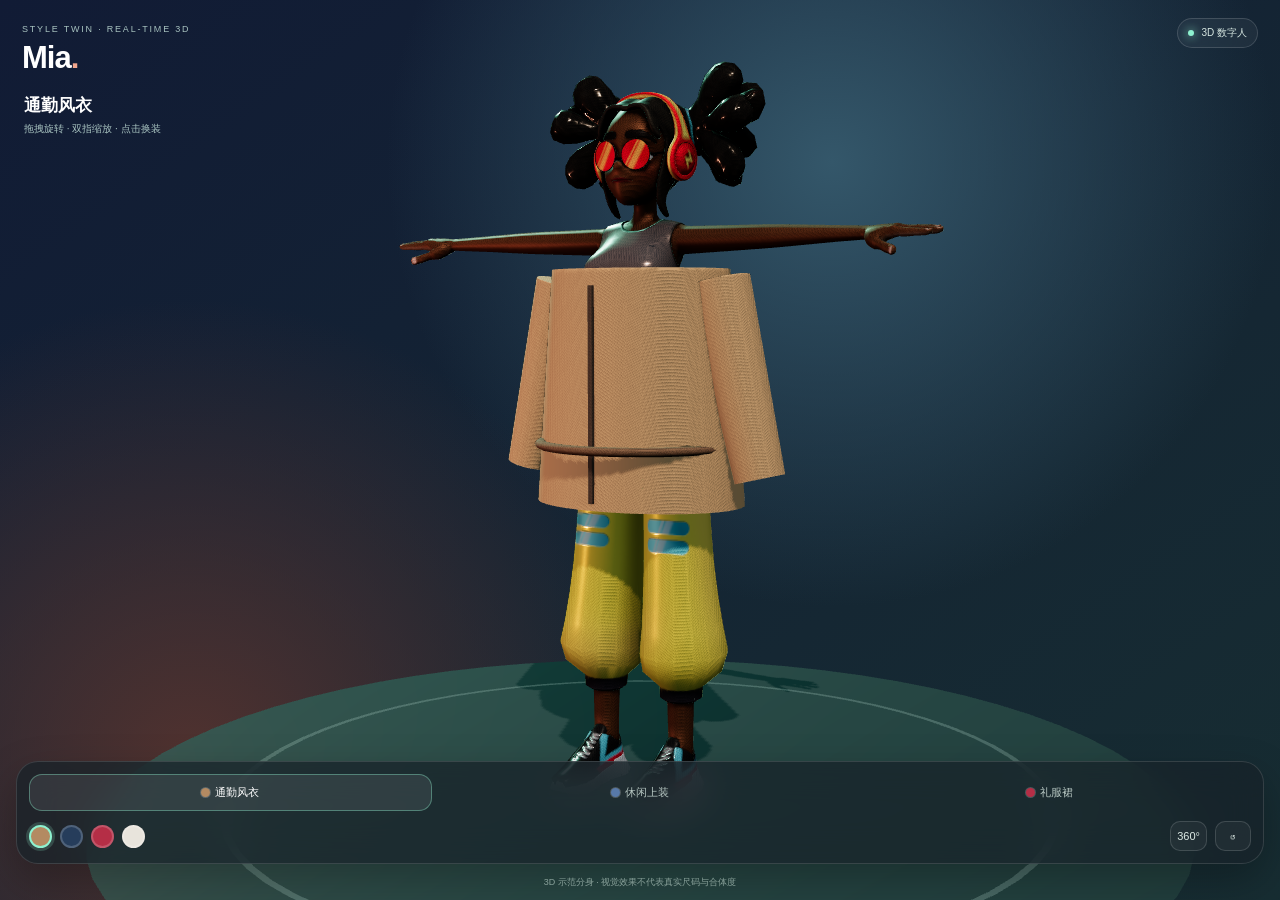
<file: apps/mobile/assets/viewer/index.html>
<!doctype html>
<html lang="zh-CN">
<head>
  <meta charset="utf-8">
  <meta name="viewport" content="width=device-width,initial-scale=1,maximum-scale=1,user-scalable=no">
  <title>Vestia 3D Style Twin</title>
  <link rel="stylesheet" href="./style.css">
  <script type="importmap">
    {"imports":{"three":"./three.module.js","three/addons/":"./addons/"}}
  </script>
</head>
<body>
  <main id="app">
    <div id="viewer" aria-label="可旋转的 3D 数字人试穿"></div>
    <header class="topbar">
      <div><span class="eyebrow">STYLE TWIN · REAL-TIME 3D</span><h1>Mia<span>.</span></h1></div>
      <div class="live"><i></i>3D 数字人</div>
    </header>
    <section class="info"><strong id="outfit-name">通勤风衣</strong><span>拖拽旋转 · 双指缩放 · 点击换装</span></section>
    <div id="loading"><div class="loader-orb"></div><span>正在唤醒 3D 数字人…</span></div>
    <section class="controls">
      <div class="outfits" role="group" aria-label="服装选择">
        <button class="outfit active" data-outfit="commute"><span class="swatch" style="--c:#b38a62"></span>通勤风衣</button>
        <button class="outfit" data-outfit="casual"><span class="swatch" style="--c:#5879a8"></span>休闲上装</button>
        <button class="outfit" data-outfit="date"><span class="swatch" style="--c:#b52e46"></span>礼服裙</button>
      </div>
      <div class="bottom-row">
        <div class="colors" aria-label="服装颜色">
          <button class="color active" data-color="#b38a62" style="--c:#b38a62" aria-label="卡其"></button>
          <button class="color" data-color="#263d5b" style="--c:#263d5b" aria-label="深蓝"></button>
          <button class="color" data-color="#b52e46" style="--c:#b52e46" aria-label="酒红"></button>
          <button class="color" data-color="#e8e4dc" style="--c:#e8e4dc" aria-label="米白"></button>
        </div>
        <button id="rotate" class="icon-button" aria-label="切换自动旋转">360°</button>
        <button id="reset" class="icon-button" aria-label="重置视角">↺</button>
      </div>
    </section>
    <div class="disclaimer">3D 示范分身 · 视觉效果不代表真实尺码与合体度</div>
  </main>
  <script type="module" src="./viewer.js"></script>
</body>
</html>
</file>
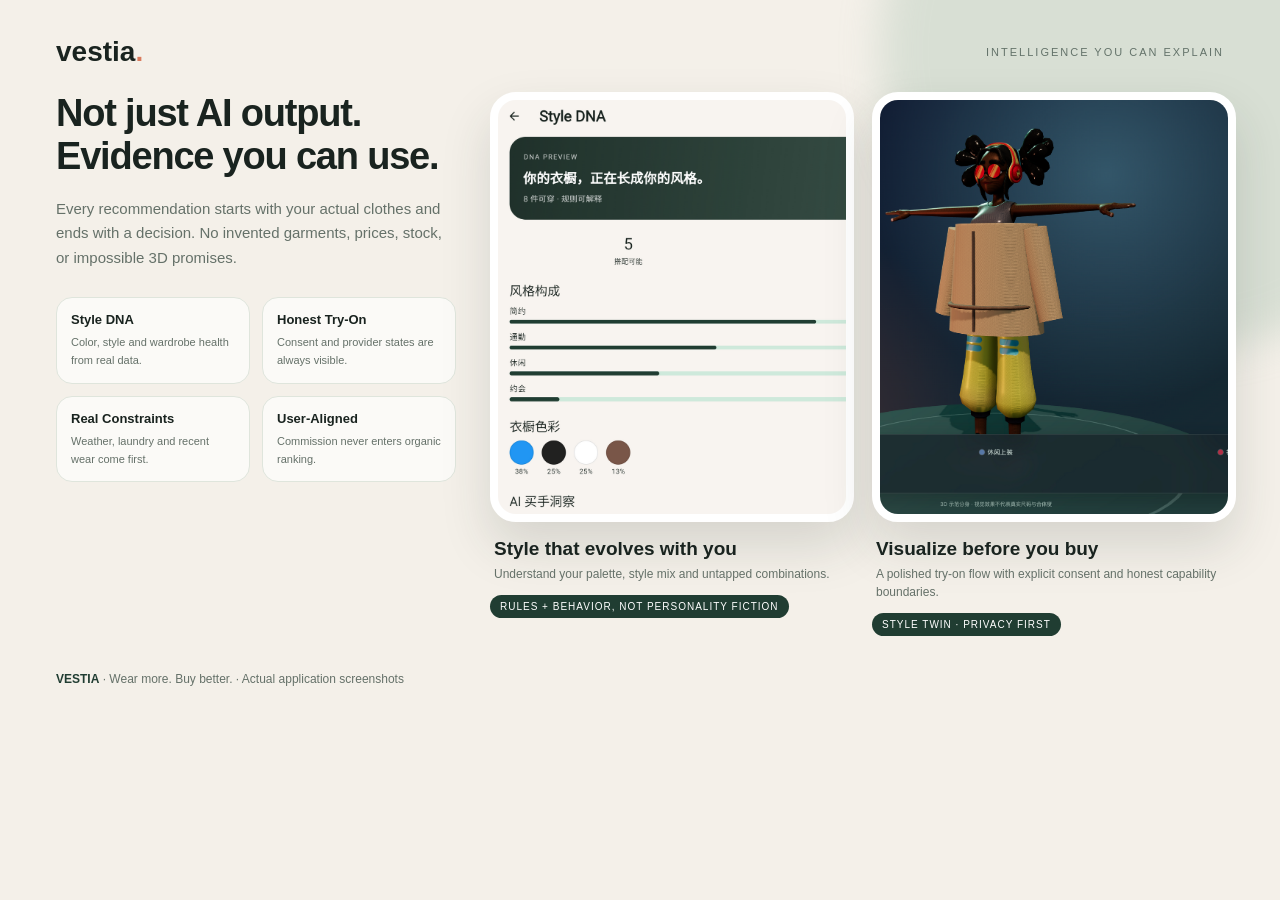
<file: docs/showcase/features.html>
<!doctype html>
<html lang="en">
<head>
<meta charset="utf-8">
<title>Vestia — Intelligence You Can Explain</title>
<style>
*{box-sizing:border-box}html,body{margin:0;width:1280px;height:720px;overflow:hidden;font-family:-apple-system,BlinkMacSystemFont,"Segoe UI",sans-serif;background:#f4f0e9;color:#19231f}body{position:relative}.glow{position:absolute;width:600px;height:600px;border-radius:50%;filter:blur(20px);opacity:.35;right:-200px;top:-250px;background:#a5c0ae}header{position:absolute;left:56px;top:36px;right:56px;display:flex;justify-content:space-between;align-items:center}.logo{font-size:28px;font-weight:750}.logo span{color:#d97b5d}.eyebrow{font-size:11px;letter-spacing:2px;color:#64736a}.hero{position:absolute;left:56px;top:92px;width:400px}.hero h1{font-size:38px;line-height:1.14;letter-spacing:-1.2px;margin:0 0 18px}.hero p{font-size:15px;line-height:1.65;color:#657169}.features{display:grid;grid-template-columns:1fr 1fr;gap:12px;margin-top:26px}.feature{background:#ffffffa8;border:1px solid #dfe5dc;border-radius:16px;padding:14px}.feature b{display:block;font-size:13px;margin-bottom:5px}.feature span{font-size:11px;color:#657169;line-height:1.4}.screens{position:absolute;left:490px;right:44px;top:92px;display:flex;gap:18px}.card{flex:1;min-width:0}.image{height:430px;border-radius:26px;overflow:hidden;box-shadow:0 24px 50px #26392c26;border:8px solid #fff;background:#fff}.image img{width:100%;height:100%;object-fit:cover;object-position:left top}.avatar-shot{object-position:50% top}.card h2{font-size:19px;margin:16px 4px 5px}.card p{font-size:12px;color:#657169;margin:0 4px;line-height:1.5}.tag{display:inline-block;background:#203d32;color:#fff;border-radius:999px;padding:6px 10px;font-size:10px;letter-spacing:1px;margin-top:12px}.footer{position:absolute;left:56px;bottom:34px;font-size:12px;color:#657169}.footer b{color:#203d32}
</style>
</head>
<body>
<div class="glow"></div>
<header><div class="logo">vestia<span>.</span></div><div class="eyebrow">INTELLIGENCE YOU CAN EXPLAIN</div></header>
<div class="hero"><h1>Not just AI output.<br>Evidence you can use.</h1><p>Every recommendation starts with your actual clothes and ends with a decision. No invented garments, prices, stock, or impossible 3D promises.</p><div class="features"><div class="feature"><b>Style DNA</b><span>Color, style and wardrobe health from real data.</span></div><div class="feature"><b>Honest Try-On</b><span>Consent and provider states are always visible.</span></div><div class="feature"><b>Real Constraints</b><span>Weather, laundry and recent wear come first.</span></div><div class="feature"><b>User-Aligned</b><span>Commission never enters organic ranking.</span></div></div></div>
<div class="screens">
  <div class="card"><div class="image"><img src="../images/06-style-dna.png"></div><h2>Style that evolves with you</h2><p>Understand your palette, style mix and untapped combinations.</p><div class="tag">RULES + BEHAVIOR, NOT PERSONALITY FICTION</div></div>
  <div class="card"><div class="image"><img class="avatar-shot" src="../images/05-style-twin.png" style="object-position:65% top"></div><h2>Visualize before you buy</h2><p>A polished try-on flow with explicit consent and honest capability boundaries.</p><div class="tag">STYLE TWIN · PRIVACY FIRST</div></div>
</div>
<div class="footer"><b>VESTIA</b> · Wear more. Buy better. · Actual application screenshots</div>
</body>
</html>
</file>
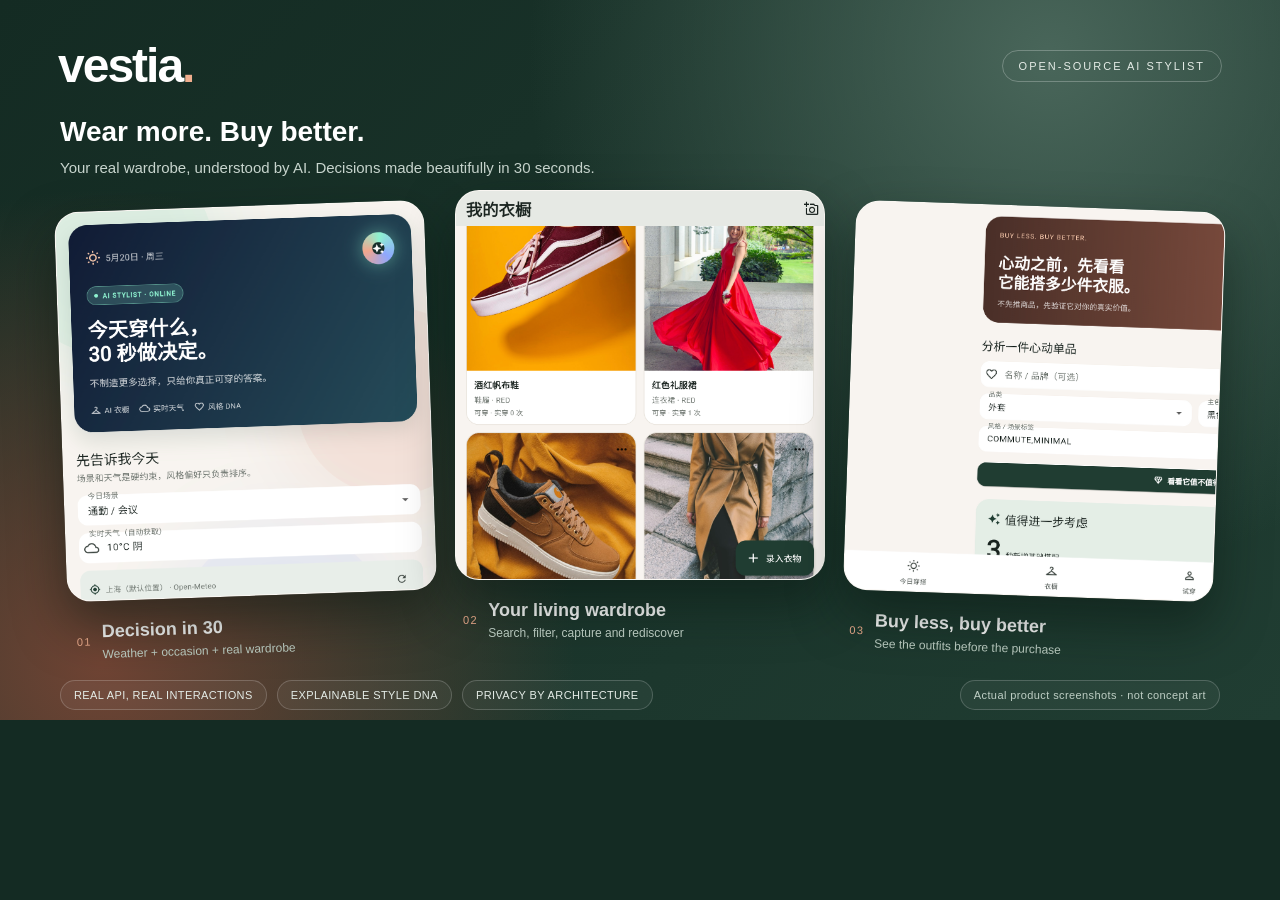
<file: docs/showcase/hero.html>
<!doctype html>
<html lang="en">
<head>
<meta charset="utf-8">
<title>Vestia — Product Showcase</title>
<style>
*{box-sizing:border-box}html,body{margin:0;width:1280px;height:720px;overflow:hidden;font-family:-apple-system,BlinkMacSystemFont,"Segoe UI",sans-serif;background:#142b23;color:#fff}body{position:relative;background:radial-gradient(circle at 82% 8%,#49665a 0,transparent 42%),radial-gradient(circle at 8% 92%,#704434 0,transparent 35%),linear-gradient(135deg,#142b23,#203d32)}
header{position:absolute;left:58px;top:38px;right:58px;display:flex;align-items:center;justify-content:space-between}.brand{font-size:48px;font-weight:750;letter-spacing:-2px}.brand span{color:#f0ae8e}.badge{border:1px solid #ffffff40;border-radius:999px;padding:9px 16px;font-size:11px;letter-spacing:2px;color:#e5ece7}.intro{position:absolute;left:60px;top:115px}.intro h1{font-size:28px;line-height:1.2;margin:0 0 10px;font-weight:550}.intro p{margin:0;color:#c8d5ce;font-size:15px}.screens{position:absolute;left:60px;right:60px;top:190px;display:flex;gap:24px;justify-content:center}.shot{width:370px}.frame{height:390px;border-radius:24px;overflow:hidden;border:1px solid #ffffff30;box-shadow:0 24px 50px #07150f80;background:#f7f4ef;position:relative}.frame img{width:100%;height:100%;object-fit:cover;object-position:left top}.shot:nth-child(1){transform:rotate(-2deg) translateY(16px)}.shot:nth-child(3){transform:rotate(2deg) translateY(16px)}.caption{display:flex;align-items:center;gap:10px;margin:20px 8px 0}.number{font-size:11px;color:#f0ae8e;letter-spacing:1.5px}.caption h2{font-size:18px;margin:0}.caption p{font-size:12px;color:#bfcfc5;margin:5px 0 0}.chips{position:absolute;bottom:10px;left:60px;right:60px;display:flex;gap:10px}.chip{font-size:11px;letter-spacing:.4px;color:#e4ece7;border:1px solid #ffffff30;background:#ffffff0c;border-radius:999px;padding:8px 13px}.proof{margin-left:auto;color:#bfcfc5}
</style>
</head>
<body>
<header><div class="brand">vestia<span>.</span></div><div class="badge">OPEN-SOURCE AI STYLIST</div></header>
<div class="intro"><h1>Wear more. Buy better.</h1><p>Your real wardrobe, understood by AI. Decisions made beautifully in 30 seconds.</p></div>
<div class="screens">
  <div class="shot"><div class="frame"><img src="../images/01-today.png"></div><div class="caption"><div class="number">01</div><div><h2>Decision in 30</h2><p>Weather + occasion + real wardrobe</p></div></div></div>
  <div class="shot"><div class="frame"><img src="../images/03-wardrobe.png"></div><div class="caption"><div class="number">02</div><div><h2>Your living wardrobe</h2><p>Search, filter, capture and rediscover</p></div></div></div>
  <div class="shot"><div class="frame"><img src="../images/04-ai-buyer.png"></div><div class="caption"><div class="number">03</div><div><h2>Buy less, buy better</h2><p>See the outfits before the purchase</p></div></div></div>
</div>
<div class="chips"><div class="chip">REAL API, REAL INTERACTIONS</div><div class="chip">EXPLAINABLE STYLE DNA</div><div class="chip">PRIVACY BY ARCHITECTURE</div><div class="chip proof">Actual product screenshots · not concept art</div></div>
</body>
</html>
</file>
<file: apps/mobile/assets/viewer/style.css>
*{box-sizing:border-box}html,body,#app,#viewer{margin:0;width:100%;height:100%;overflow:hidden}body{font-family:-apple-system,BlinkMacSystemFont,"Segoe UI",sans-serif;background:#111b35;color:#fff;touch-action:none}#app{position:relative;background:radial-gradient(circle at 65% 18%,#34576a 0,transparent 40%),radial-gradient(circle at 15% 85%,#51322f 0,transparent 35%),linear-gradient(145deg,#111b35,#172d32)}#viewer{position:absolute;inset:0}canvas{display:block;width:100%;height:100%;outline:0}.topbar{position:absolute;left:22px;right:22px;top:18px;display:flex;justify-content:space-between;align-items:flex-start;pointer-events:none}.eyebrow{font-size:9px;letter-spacing:1.8px;color:#a8c3c0}.topbar h1{font-size:31px;line-height:1;margin:6px 0 0;letter-spacing:-1px}.topbar h1 span{color:#f2a68d}.live{display:flex;align-items:center;gap:7px;padding:7px 10px;border:1px solid #ffffff26;border-radius:999px;background:#ffffff0c;backdrop-filter:blur(12px);font-size:10px;color:#d4e5df}.live i{width:6px;height:6px;border-radius:50%;background:#8ef2d0;box-shadow:0 0 10px #8ef2d0}.info{position:absolute;left:24px;top:94px;pointer-events:none}.info strong{display:block;font-size:17px;font-weight:600}.info span{display:block;margin-top:5px;font-size:10px;color:#a8c3c0}.controls{position:absolute;left:16px;right:16px;bottom:36px;padding:12px;border:1px solid #ffffff20;border-radius:22px;background:#172329bd;backdrop-filter:blur(18px);box-shadow:0 16px 40px #0004}.outfits{display:flex;gap:7px}.outfit{flex:1;border:1px solid transparent;background:transparent;color:#b8c8c3;border-radius:13px;padding:10px 4px;font-size:11px;display:flex;align-items:center;justify-content:center;gap:5px;cursor:pointer}.outfit.active{background:#ffffff16;border-color:#8ef2d060;color:#fff}.swatch{width:9px;height:9px;border-radius:50%;background:var(--c);box-shadow:0 0 0 1px #ffffff35}.bottom-row{display:flex;align-items:center;margin-top:10px;gap:8px}.colors{display:flex;gap:8px;flex:1}.color{width:23px;height:23px;border-radius:50%;background:var(--c);border:2px solid #ffffff30;cursor:pointer}.color.active{border-color:#8ef2d0;box-shadow:0 0 0 3px #8ef2d030}.icon-button{height:30px;min-width:36px;border:1px solid #ffffff25;background:#ffffff0b;color:#dce9e4;border-radius:10px;font-size:11px;cursor:pointer}.icon-button.active{color:#8ef2d0;border-color:#8ef2d080}.disclaimer{position:absolute;bottom:11px;width:100%;text-align:center;font-size:9px;color:#89a19a;pointer-events:none}#loading{position:absolute;inset:0;display:flex;flex-direction:column;gap:16px;align-items:center;justify-content:center;background:#111b35e8;z-index:5;font-size:12px;color:#c1d2cb;transition:opacity .4s}#loading.done{opacity:0;pointer-events:none}.loader-orb{width:46px;height:46px;border-radius:50%;border:2px solid #8ef2d030;border-top-color:#8ef2d0;animation:spin 1s linear infinite;box-shadow:0 0 30px #8ef2d020}@keyframes spin{to{transform:rotate(360deg)}}@media(max-height:560px){.topbar{top:10px}.info{top:74px}.controls{bottom:28px;padding:9px}.outfit{padding:7px 3px}.disclaimer{bottom:7px}}
</file>
